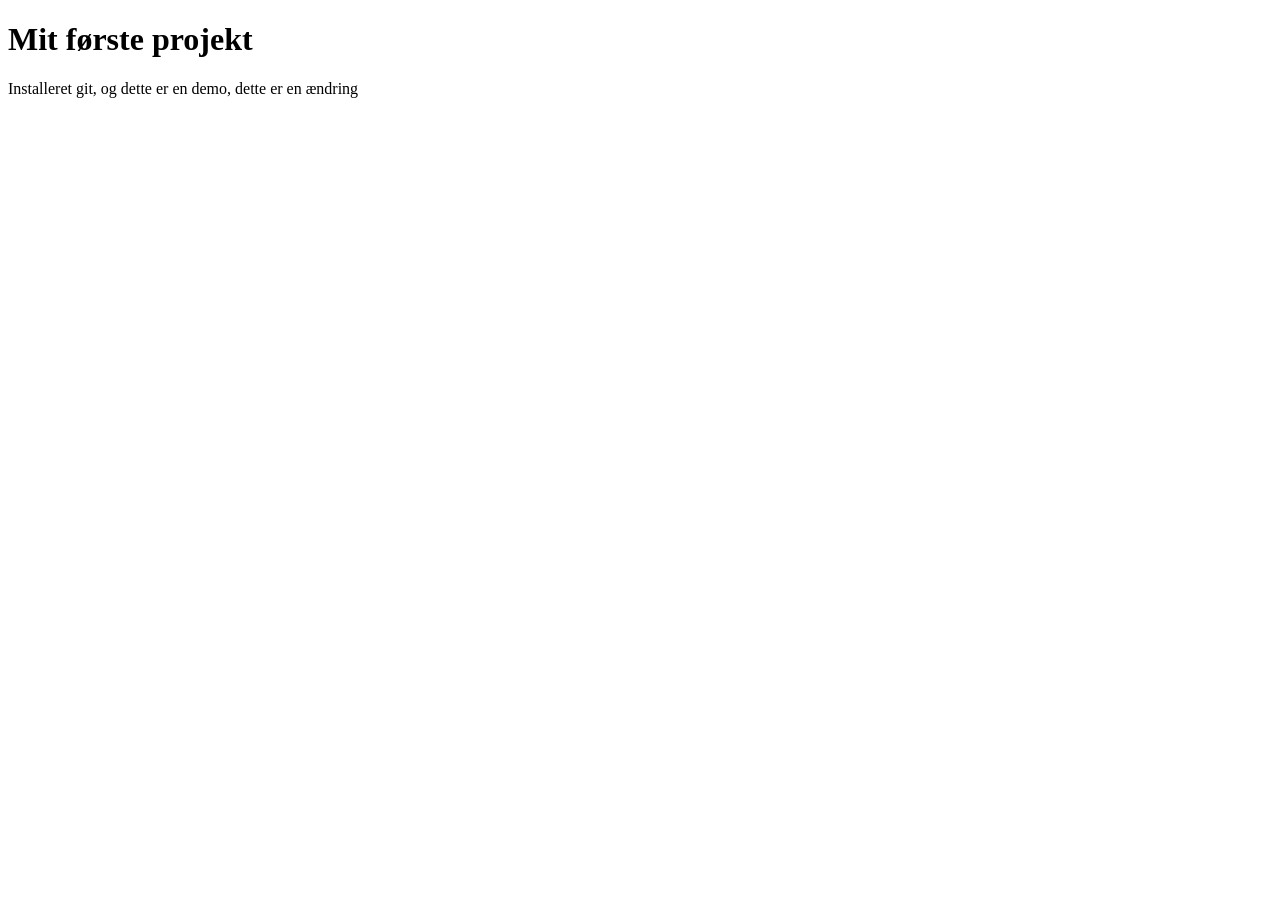
<file: index.html>
<!DOCTYPE html>
<html lang="en">
<head>
    <meta charset="UTF-8">
    <title>gang</title>
</head>
<body>

<h1>Mit første projekt</h1>

<p>Installeret git, og dette er en demo, dette er en ændring</p>

</body>
</html>
</file>
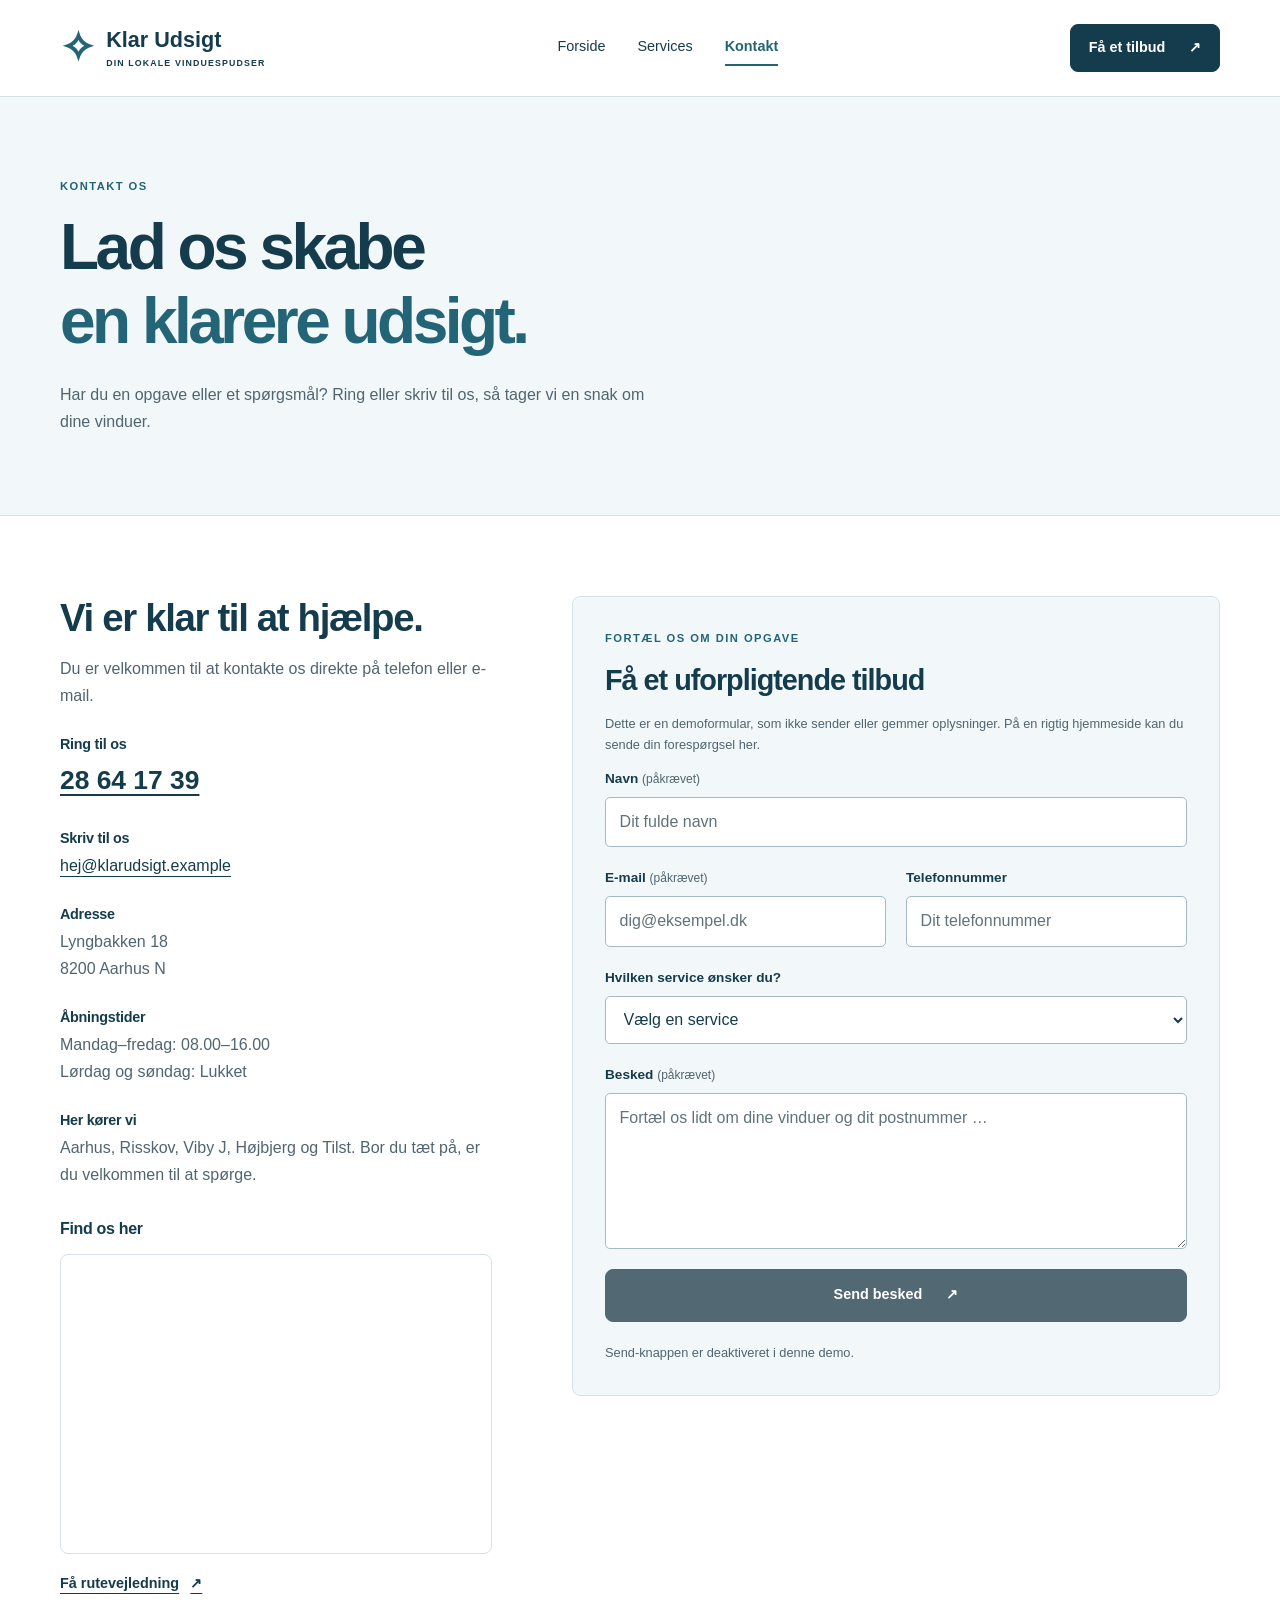
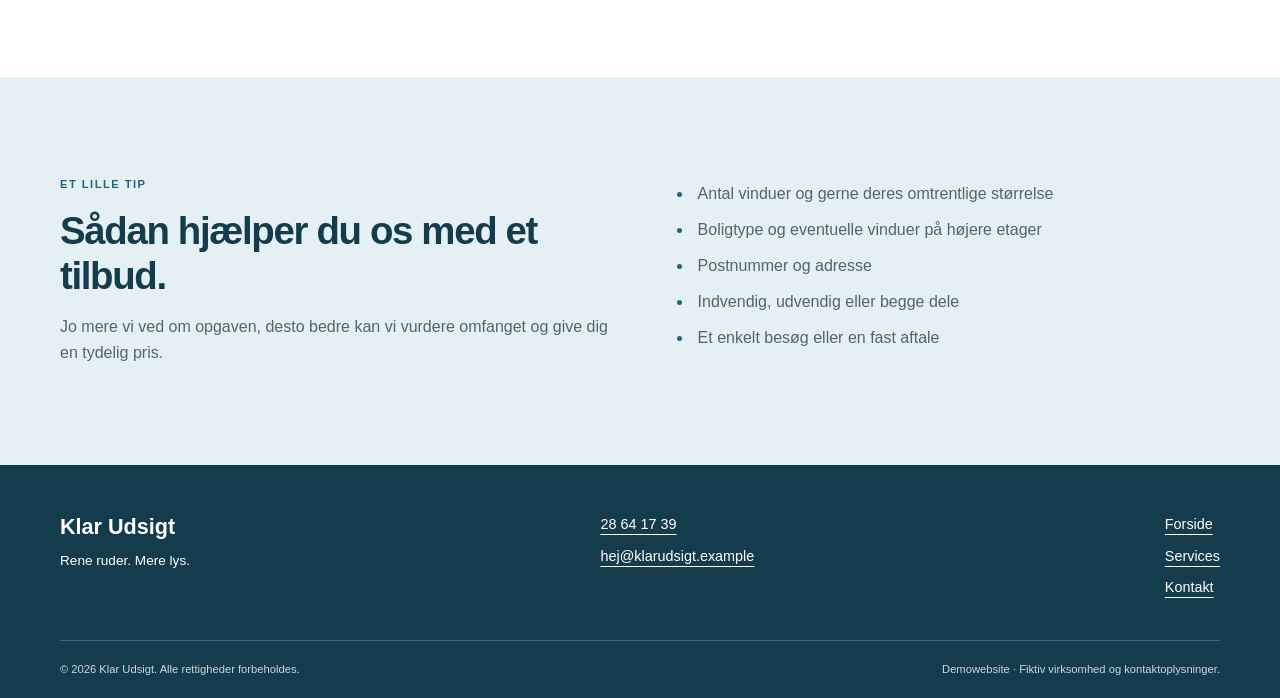
<file: window-cleaning/contact.html>
<!DOCTYPE html>
<html lang="da">
<head>
    <meta charset="UTF-8">
    <meta name="viewport" content="width=device-width, initial-scale=1.0">
    <meta name="description" content="Kontakt Klar Udsigt om vinduespudsning i Aarhus og omegn. Se telefonnummer, e-mail og oplysninger til et tilbud.">
    <title>Kontakt og tilbud | Klar Udsigt</title>
    <link rel="stylesheet" href="css/styles.css">
</head>
<body>
    <a class="skip-link" href="#main-content">Spring til indhold</a>
    <!-- Fælles header og navigation -->
    <header class="site-header">
        <div class="container header-layout">
            <a class="brand" href="index.html" aria-label="Klar Udsigt – forsiden">
                <span class="brand-symbol" aria-hidden="true">✧</span>
                <span>Klar Udsigt<small>DIN LOKALE VINDUESPUDSER</small></span>
            </a>
            <nav class="main-navigation" aria-label="Hovednavigation">
                <a href="index.html">Forside</a>
                    <a href="services.html">Services</a>
                    <a href="contact.html" class="is-current" aria-current="page">Kontakt</a>
            </nav>
            <a class="button button-small header-contact" href="contact.html">Få et tilbud <span aria-hidden="true">↗</span></a>
        </div>
    </header>
    <main id="main-content">
        <!-- Introduktion til kontakt -->
        <section class="page-intro"><div class="container"><p class="eyebrow">KONTAKT OS</p><h1>Lad os skabe<br><span>en klarere udsigt.</span></h1><p>Har du en opgave eller et spørgsmål? Ring eller skriv til os, så tager vi en snak om dine vinduer.</p></div></section>
        <!-- Kontaktoplysninger og kontaktformular -->
        <section class="section-spacing"><div class="container contact-layout">
            <div class="contact-details">
                <h2>Vi er klar til at hjælpe.</h2>
                <p>Du er velkommen til at kontakte os direkte på telefon eller e-mail.</p>
                <address>
                    <div class="contact-item"><h3>Ring til os</h3><a class="contact-highlight" href="tel:+4528641739">28 64 17 39</a></div>
                    <div class="contact-item"><h3>Skriv til os</h3><a href="mailto:hej@klarudsigt.example">hej@klarudsigt.example</a></div>
                    <div class="contact-item"><h3>Adresse</h3><p>Lyngbakken 18<br>8200 Aarhus N</p></div>
                </address>
                <div class="contact-item"><h3>Åbningstider</h3><p>Mandag–fredag: 08.00–16.00<br>Lørdag og søndag: Lukket</p></div>
                <div class="contact-item"><h3>Her kører vi</h3><p>Aarhus, Risskov, Viby J, Højbjerg og Tilst. Bor du tæt på, er du velkommen til at spørge.</p></div>
                <div class="contact-map">
                    <h3>Find os her</h3>
                    <iframe
                        src="https://www.google.com/maps?q=Lyngbakken%2018%2C%208200%20Aarhus%20N%2C%20Danmark&amp;output=embed"
                        title="Kort over vores adresse: Lyngbakken 18, 8200 Aarhus N"
                        width="600"
                        height="300"
                        loading="lazy"
                        referrerpolicy="no-referrer-when-downgrade"
                        allowfullscreen>
                    </iframe>
                    <a class="text-link" href="https://www.google.com/maps/dir/?api=1&amp;destination=Lyngbakken%2018%2C%208200%20Aarhus%20N%2C%20Danmark" target="_blank" rel="noopener noreferrer">Få rutevejledning <span aria-hidden="true">↗</span></a>
                </div>
            </div>
            <div class="form-panel">
                <p class="eyebrow">FORTÆL OS OM DIN OPGAVE</p><h2>Få et uforpligtende tilbud</h2>
                <p id="form-notice" class="form-notice">Dette er en demoformular, som ikke sender eller gemmer oplysninger. På en rigtig hjemmeside kan du sende din forespørgsel her.</p>
                <form class="contact-form" aria-describedby="form-notice">
                    <div class="form-field"><label for="name">Navn <span>(påkrævet)</span></label><input id="name" name="name" type="text" autocomplete="name" placeholder="Dit fulde navn" required></div>
                    <div class="form-row">
                        <div class="form-field"><label for="email">E-mail <span>(påkrævet)</span></label><input id="email" name="email" type="email" autocomplete="email" placeholder="dig@eksempel.dk" required></div>
                        <div class="form-field"><label for="phone">Telefonnummer</label><input id="phone" name="phone" type="tel" autocomplete="tel" placeholder="Dit telefonnummer"></div>
                    </div>
                    <div class="form-field"><label for="service">Hvilken service ønsker du?</label><select id="service" name="service"><option value="">Vælg en service</option><option value="privat">Privat vinduespudsning</option><option value="erhverv">Erhvervsvinduespudsning</option><option value="abonnement">Fast abonnementsordning</option><option value="raadgivning">Jeg er i tvivl – hjælp mig med at vælge</option></select></div>
                    <div class="form-field"><label for="message">Besked <span>(påkrævet)</span></label><textarea id="message" name="message" rows="5" placeholder="Fortæl os lidt om dine vinduer og dit postnummer …" required></textarea></div>
                    <button class="button" type="button" disabled>Send besked <span aria-hidden="true">↗</span></button>
                    <p class="form-caption">Send-knappen er deaktiveret i denne demo.</p>
                </form>
            </div>
        </div></section>
        <!-- Hjælp til at beskrive opgaven -->
        <section class="quote-help"><div class="container quote-help-layout"><div><p class="eyebrow">ET LILLE TIP</p><h2>Sådan hjælper du os med et tilbud.</h2><p>Jo mere vi ved om opgaven, desto bedre kan vi vurdere omfanget og give dig en tydelig pris.</p></div><ul class="check-list"><li>Antal vinduer og gerne deres omtrentlige størrelse</li><li>Boligtype og eventuelle vinduer på højere etager</li><li>Postnummer og adresse</li><li>Indvendig, udvendig eller begge dele</li><li>Et enkelt besøg eller en fast aftale</li></ul></div></section>
    </main>
    <!-- Fælles footer -->
    <footer class="site-footer">
        <div class="container footer-layout">
            <div><a class="brand footer-brand" href="index.html">Klar Udsigt</a><p>Rene ruder. Mere lys.</p></div>
            <address><a href="tel:+4528641739">28 64 17 39</a><a href="mailto:hej@klarudsigt.example">hej@klarudsigt.example</a></address>
            <nav class="footer-navigation" aria-label="Footernavigation"><a href="index.html">Forside</a><a href="services.html">Services</a><a href="contact.html">Kontakt</a></nav>
        </div>
        <div class="container footer-bottom"><small>© 2026 Klar Udsigt. Alle rettigheder forbeholdes.</small><small>Demowebsite · Fiktiv virksomhed og kontaktoplysninger.</small></div>
    </footer>
</body>
</html>
</file>
<file: window-cleaning/css/styles.css>
/* Fælles farver, afstande og typografi */
:root {
    --color-ink: #153c4c;
    --color-muted: #506570;
    --color-accent: #236477;
    --color-white: #ffffff;
    --color-soft: #f2f7f9;
    --color-blue: #e5f0f4;
    --color-border: #d7e2e7;
    --space-small: 1rem;
    --space-medium: 1.5rem;
    --space-large: 3rem;
    --section-space: 4rem;
    --radius: 8px;
    --content-width: 1160px;
}

* { box-sizing: border-box; }
html { scroll-padding-top: 1rem; }
body {
    margin: 0;
    color: var(--color-ink);
    background: var(--color-white);
    font-family: Arial, Helvetica, sans-serif;
    font-size: 1rem;
    line-height: 1.65;
}
img { display: block; max-width: 100%; height: auto; }
a { color: inherit; text-underline-offset: 5px; }
a:hover { color: var(--color-accent); }
button, input, select, textarea { font: inherit; }
h1, h2, h3, p { margin-top: 0; }
h1, h2, h3 { line-height: 1.15; }
h1 { margin-bottom: 1.5rem; font-size: clamp(2.7rem, 6vw, 5.5rem); letter-spacing: -0.055em; }
h2 { margin-bottom: 1rem; font-size: clamp(1.8rem, 3vw, 2.6rem); letter-spacing: -0.035em; }
h3 { font-size: 1.3rem; letter-spacing: -0.02em; }
p { color: var(--color-muted); }
address { font-style: normal; }
:focus-visible { outline: 3px solid #267caa; outline-offset: 5px; }
.container { width: min(calc(100% - 2.5rem), var(--content-width)); margin-inline: auto; }
.section-spacing { padding-block: var(--section-space); }
.eyebrow { margin-bottom: 1rem; color: var(--color-accent); font-size: 0.7rem; font-weight: 700; letter-spacing: 0.13em; }
.skip-link { position: absolute; top: -100px; left: 1rem; z-index: 10; padding: 0.75rem 1rem; background: var(--color-white); }
.skip-link:focus { top: 1rem; }

/* Header og navigation */
.site-header { padding-block: 1.3rem; border-bottom: 1px solid var(--color-border); }
.header-layout { display: flex; flex-wrap: wrap; align-items: center; justify-content: space-between; gap: 1.5rem; }
.brand { display: flex; align-items: center; gap: 0.7rem; color: var(--color-ink); font-size: 1.35rem; font-weight: 700; line-height: 1.3; text-decoration: none; }
.brand-symbol { font-size: 2.6rem; color: var(--color-accent); }
.brand small { display: block; margin-top: 4px; font-size: 0.55rem; letter-spacing: 0.13em; }
.main-navigation { display: flex; flex-basis: 100%; justify-content: center; gap: 2rem; }
.main-navigation a { padding-block: 0.35rem; border-bottom: 2px solid transparent; font-size: 0.9rem; text-decoration: none; }
.main-navigation a:hover, .main-navigation .is-current { color: var(--color-accent); border-bottom-color: var(--color-accent); }
.main-navigation .is-current { font-weight: 700; }
.header-contact { display: none !important; }

/* Knapper og tekstlinks */
.button { display: inline-flex; min-height: 48px; align-items: center; justify-content: center; gap: 1.5rem; padding: 0.85rem 1.35rem; border: 1px solid var(--color-ink); border-radius: var(--radius); color: var(--color-white); background: var(--color-ink); font-size: 0.9rem; font-weight: 700; text-decoration: none; cursor: pointer; transition: background-color 150ms ease; }
.button:hover { color: var(--color-white); background: var(--color-accent); }
.button-small { padding: 0.65rem 1.1rem; }
.text-link { display: inline-flex; align-items: center; gap: 0.7rem; font-size: 0.9rem; font-weight: 700; }

/* Forsidens hero */
.hero { padding-block: 3rem; background: linear-gradient(110deg, var(--color-soft), var(--color-white)); }
.hero-layout { display: grid; gap: 2.5rem; align-items: center; }
.hero-content .eyebrow { display: flex; align-items: center; gap: 0.5rem; }
.status-dot { flex-shrink: 0; width: 7px; height: 7px; border-radius: 50%; background: var(--color-accent); }
.hero-company { margin-bottom: 0.65rem; color: var(--color-ink); font-weight: 700; }
h1 span { color: var(--color-accent); }
.hero-description { max-width: 460px; font-size: 1.05rem; }
.hero-actions { display: flex; flex-wrap: wrap; align-items: center; gap: 1.5rem; margin-top: 1.8rem; }
.hero-note { margin-top: 1.5rem; margin-bottom: 0; font-size: 0.8rem; }
.hero-visual { position: relative; padding-bottom: 1.5rem; }
.hero-visual > img { width: 100%; aspect-ratio: 6 / 5; object-fit: cover; border-radius: var(--radius); }
.image-caption { position: absolute; bottom: 0; left: 1rem; right: 1rem; display: flex; align-items: center; gap: 1rem; padding: 1rem 1.5rem; border: 1px solid var(--color-border); border-radius: var(--radius); background: var(--color-white); }
.caption-symbol { font-size: 2rem; color: var(--color-accent); }
.image-caption strong, .image-caption div span { display: block; }
.image-caption div span { color: var(--color-muted); font-size: 0.8rem; }

/* Fordele og servicekort */
.benefits { border-block: 1px solid var(--color-border); }
.benefits-grid { display: grid; gap: 1.8rem; padding-block: 2rem; }
.benefit { display: flex; gap: 1rem; align-items: flex-start; }
.benefit-number { padding-top: 0.15rem; color: var(--color-accent); font-size: 0.8rem; }
.benefit h2 { margin-bottom: 0.4rem; font-size: 1rem; letter-spacing: 0; }
.benefit p { margin-bottom: 0; font-size: 0.85rem; }
.section-heading { display: flex; flex-wrap: wrap; align-items: flex-end; justify-content: space-between; gap: 1rem; margin-bottom: 2rem; }
.section-heading h2 { max-width: 500px; margin-bottom: 0; }
.section-heading > a { flex-shrink: 0; }
.service-grid { display: grid; gap: 1.5rem; }
.service-card { overflow: hidden; border: 1px solid var(--color-border); border-radius: var(--radius); }
.service-image-link { display: block; }
.service-card img { width: 100%; aspect-ratio: 4 / 3; object-fit: cover; }
.service-card-content { padding: 1.5rem; }
.service-card .eyebrow { display: block; font-size: 0.6rem; }
.service-card h3 { margin-bottom: 0.8rem; }
.service-card p { font-size: 0.9rem; }
.about-section { background: var(--color-soft); }
.about-layout { display: grid; align-items: center; gap: 2rem; }
.about-layout img { width: 100%; border-radius: var(--radius); }

/* Servicesiden og kontaktopfordring */
.page-intro { padding-block: var(--section-space); background: var(--color-soft); border-bottom: 1px solid var(--color-border); }
.page-intro h1 { font-size: clamp(2.5rem, 5vw, 4.2rem); }
.page-intro p:last-child { max-width: 590px; margin-bottom: 0; }
.service-details { display: grid; gap: 3rem; }
.service-detail { display: grid; gap: 2rem; align-items: center; scroll-margin-top: 2rem; }
.service-detail + .service-detail { padding-top: 3rem; border-top: 1px solid var(--color-border); }
.service-detail img { width: 100%; border-radius: var(--radius); }
.check-list { padding-left: 1.3rem; margin-block: 1.5rem; color: var(--color-muted); }
.check-list li { padding-left: 0.3rem; margin-bottom: 0.6rem; }
.check-list li::marker { color: var(--color-accent); }
.cta-section, .quote-help { padding-block: var(--section-space); background: var(--color-blue); }
.cta-layout { display: flex; flex-wrap: wrap; align-items: center; justify-content: space-between; gap: 1.5rem; }
.cta-layout h2 { max-width: 600px; }
.cta-layout p:last-child { margin-bottom: 0; }

/* Kontaktoplysninger og formular */
.contact-layout { display: grid; align-items: start; gap: 2.5rem; }
.contact-item { margin-top: 1.7rem; }
.contact-item h3 { margin-bottom: 0.4rem; font-size: 0.9rem; }
.contact-item p { margin-bottom: 0; }
.contact-item a { overflow-wrap: anywhere; }
.contact-highlight { font-size: 1.65rem; font-weight: 700; }
.contact-map { margin-top: 2rem; }
.contact-map h3 { font-size: 1rem; }
.contact-map iframe { display: block; width: 100%; height: 300px; margin-bottom: 1rem; border: 1px solid var(--color-border); border-radius: var(--radius); }
.form-panel { padding: 1.5rem; border: 1px solid var(--color-border); border-radius: var(--radius); background: var(--color-soft); }
.form-panel h2 { font-size: 1.8rem; }
.form-notice, .form-caption { font-size: 0.8rem; }
.contact-form, .form-field, .form-row { display: grid; gap: 1.25rem; }
.form-field { gap: 0.4rem; min-width: 0; }
.form-field label { font-size: 0.85rem; font-weight: 700; }
.form-field label span { color: var(--color-muted); font-size: 0.75rem; font-weight: 400; }
input, select, textarea { width: 100%; min-width: 0; min-height: 48px; padding: 0.7rem 0.85rem; border: 1px solid #a5b9c3; border-radius: 5px; color: var(--color-ink); background: var(--color-white); }
input::placeholder, textarea::placeholder { color: #61727a; opacity: 1; }
textarea { resize: vertical; }
.button:disabled { color: var(--color-white); background: #526973; border-color: #526973; cursor: not-allowed; }
.form-caption { margin-bottom: 0; }
.quote-help-layout { display: grid; gap: 1rem; align-items: center; }
.quote-help-layout p:last-child { margin-bottom: 0; }

/* Footer */
.site-footer { padding-top: 3rem; color: var(--color-white); background: var(--color-ink); }
.footer-layout { display: flex; flex-wrap: wrap; justify-content: space-between; gap: 2rem; padding-bottom: 2.5rem; }
.footer-brand, .site-footer p { color: var(--color-white); }
.site-footer p { margin-top: 0.6rem; margin-bottom: 0; font-size: 0.85rem; }
.site-footer address, .footer-navigation { display: flex; flex-direction: column; gap: 0.5rem; font-size: 0.9rem; }
.site-footer a:hover { color: #b5dfef; }
.footer-bottom { display: flex; flex-wrap: wrap; justify-content: space-between; gap: 0.5rem 2rem; padding-block: 1.2rem; border-top: 1px solid #43616e; color: #c9d9e0; }
.footer-bottom small { font-size: 0.7rem; }

/* Tablet: flere kolonner og samlet navigation */
@media (min-width: 640px) {
    .main-navigation { flex-basis: auto; }
    .benefits-grid { grid-template-columns: repeat(3, minmax(0, 1fr)); gap: 1.5rem; }
    .service-grid { grid-template-columns: repeat(2, minmax(0, 1fr)); }
    .form-panel { padding: 2rem; }
    .form-row { grid-template-columns: repeat(2, minmax(0, 1fr)); }
}

/* Desktop: rummelige layouts med to eller tre kolonner */
@media (min-width: 960px) {
    :root { --section-space: 5rem; }
    .header-contact { display: inline-flex !important; }
    .hero { padding-block: 4rem; }
    .hero-layout { grid-template-columns: 1fr 1fr; gap: 3.5rem; }
    .hero-visual { padding-bottom: 1.7rem; }
    .image-caption { left: -1.5rem; right: auto; min-width: 280px; }
    .service-grid { grid-template-columns: repeat(3, minmax(0, 1fr)); }
    .about-layout, .service-detail { grid-template-columns: 1fr 1fr; gap: 4rem; }
    .contact-layout { grid-template-columns: 0.8fr 1.2fr; gap: 5rem; }
    .quote-help-layout { grid-template-columns: 1fr 1fr; gap: 4rem; }
}

@media (prefers-reduced-motion: reduce) {
    .button { transition: none; }
}
</file>
